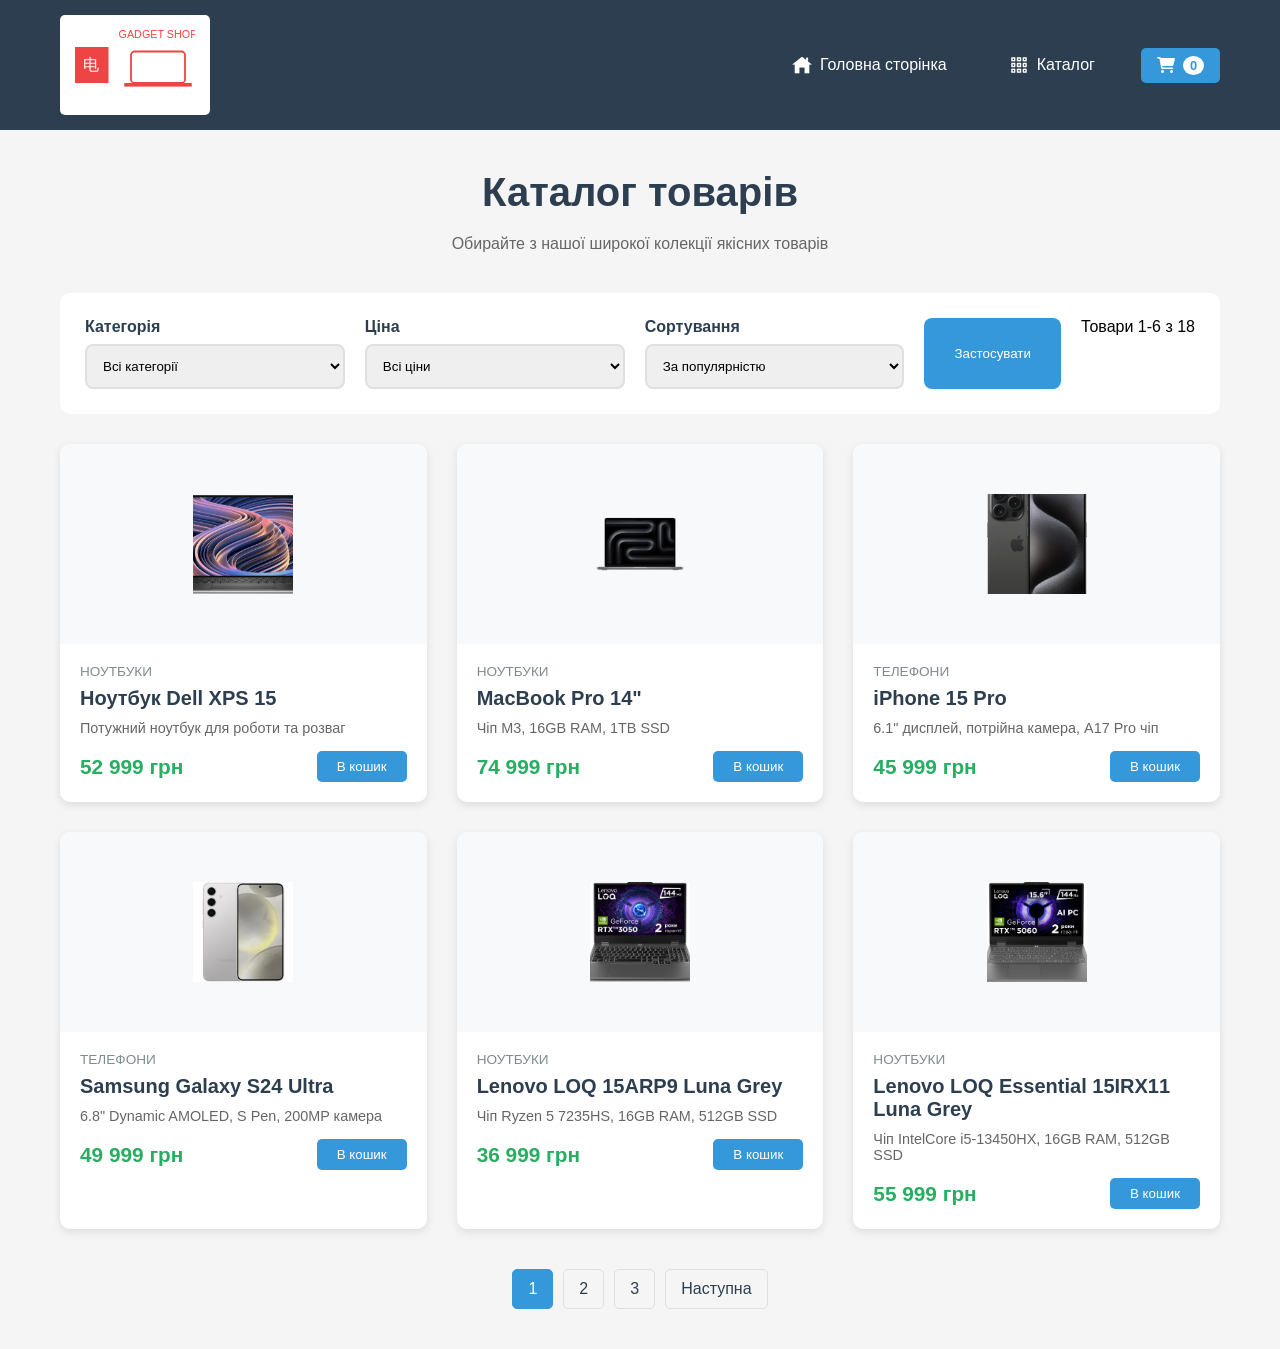
<file: catalog.html>
<!DOCTYPE html>
<html lang="uk">
<head>
    <meta charset="UTF-8">
    <meta name="viewport" content="width=device-width, initial-scale=1.0">
    <title>Каталог товарів | JVCRPT</title>
    <link rel="stylesheet" href="./catalog.css">
    <link rel="stylesheet" href="https://cdnjs.cloudflare.com/ajax/libs/font-awesome/6.0.0/css/all.min.css">
</head>
<body>
    <header class="header">
        <div class="container">
            <div class="header-top">
                <img src="./logoJVCRPT.svg" alt="JVCRPT Logo" class="header-top-logo">

                <nav class="nav">
                    <a href="./index.html" class="nav-link">
                        <img src="./homepage.png" alt="">Головна сторінка
                    </a>
                    <a href="./catalog.html#" class="nav-link">
                        <img src="./pics/catalog.png" alt="">Каталог
                    </a>
                    <button id="cart-icon-btn" class="cart-icon-btn">
                        <i class="fas fa-shopping-cart"></i>
                        <span id="cart-count">0</span>
                    </button>
                </nav>
            </div>
        </div>
    </header>

    <main class="catalogPage">
        <div class="container">
            <h1 class="catalog-title">Каталог товарів</h1>
            <p class="catalog-description">Обирайте з нашої широкої колекції якісних товарів</p>

            <div class="filters">
                <div class="filter-row">
                    <div class="filter-group">
                        <label for="category">Категорія</label>
                        <select id="category" class="filter-select">
                            <option value="all">Всі категорії</option>
                            <option value="laptops">Ноутбуки</option>
                            <option value="phones">Телефони</option>
                            <option value="watches">Годинники</option>
                            <option value="headphones">Навушники</option>
                            <option value="pc">ПК</option>
                        </select>
                    </div>

                    <div class="filter-group">
                        <label for="price">Ціна</label>
                        <select id="price" class="filter-select">
                            <option value="all">Всі ціни</option>
                            <option value="0-5000">до 5000 грн</option>
                            <option value="5000-15000">5000 - 15000 грн</option>
                            <option value="15000-30000">15000 - 30000 грн</option>
                            <option value="30000+">понад 30000 грн</option>
                        </select>
                    </div>

                    <div class="filter-group">
                        <label for="sort">Сортування</label>
                        <select id="sort" class="filter-select">
                            <option value="popular">За популярністю</option>
                            <option value="price-asc">Від дешевих до дорогих</option>
                            <option value="price-desc">Від дорогих до дешевих</option>
                            <option value="new">Новинки</option>
                        </select>
                    </div>

                    <button class="filter-button">Застосувати</button>
                </div>
            </div>

            <div class="products-grid"></div>

            <div class="pagination"></div>
        </div>
    </main>

    <div id="cart-modal" class="cart-modal">
        <div class="cart-content">
            <div class="cart-header">
                <h2>Ваш кошик</h2>
                <button id="close-cart" class="close-cart">&times;</button>
            </div>
            
            <div id="cart-items-container" class="cart-items-container">
                <p class="empty-cart-text">Кошик порожній</p>
            </div>
            
            <div class="cart-footer">
                <div class="total-price-block">
                    <span>Разом:</span>
                    <span id="total-price-sum">0 грн</span>
                </div>
                <button class="order-button">Оформити замовлення</button>
            </div>
        </div>
    </div>

    <script src="catalog.js"></script>
</body>
</html>
</file>
<file: catalog.css>
* {
    margin: 0;
    padding: 0;
    box-sizing: border-box;
}

body {
    font-family: Arial, sans-serif;
    background: #f5f5f5;
}

.container {
    max-width: 1200px;
    margin: 0 auto;
    padding: 0 20px;
}

.header {
    background: #2c3e50;
    padding: 15px 0;
}

.header-top {
    display: flex;
    align-items: center;
    gap: 50px;
    justify-content: space-between;
}

.header-top-logo {
    height: 100px;
    width: 150px;
    background: white;
    padding: 5px 15px;
    border-radius: 5px;
}

.nav {
    display: flex;
    gap: 30px;
    align-items: center;
}

.nav-link {
    color: white;
    text-decoration: none;
    display: flex;
    align-items: center;
    gap: 8px;
    padding: 8px 16px;
}

.nav-link:hover {
    background: #34495e;
    border-radius: 5px;
}

.nav-link img {
    width: 20px;
    height: 20px;
    filter: invert(1);
}

.catalogPage {
    padding: 40px 0;
}

.catalog-title {
    text-align: center;
    font-size: 2.5rem;
    color: #2c3e50;
    margin-bottom: 20px;
}

.catalog-description {
    text-align: center;
    color: #666;
    margin-bottom: 40px;
}

.filters {
    background: white;
    padding: 25px;
    border-radius: 10px;
    margin-bottom: 30px;
}

.filter-row {
    display: flex;
    gap: 20px;
    flex-wrap: wrap;
}

.filter-group {
    flex: 1;
    min-width: 200px;
}

.filter-group label {
    display: block;
    margin-bottom: 8px;
    font-weight: bold;
    color: #2c3e50;
}

.filter-select {
    width: 100%;
    padding: 12px;
    border: 2px solid #e0e0e0;
    border-radius: 8px;
}

.filter-button {
    background: #3498db;
    color: white;
    border: none;
    padding: 12px 30px;
    border-radius: 8px;
    cursor: pointer;
}

.filter-button:hover {
    background: #2980b9;
}

.products-grid {
    display: grid;
    grid-template-columns: repeat(auto-fill, minmax(280px, 1fr));
    gap: 30px;
    margin-bottom: 40px;
}

.product-card {
    background: white;
    border-radius: 10px;
    overflow: hidden;
    box-shadow: 0 3px 10px rgba(0,0,0,0.1);
}

.product-image {
    height: 200px;
    background: #f8f9fa;
    display: flex;
    align-items: center;
    justify-content: center;
}

.product-image svg {
    width: 150px;
    height: 150px;
}

.product-info {
    padding: 20px;
}

.product-category {
    color: #7f8c8d;
    font-size: 0.85rem;
    text-transform: uppercase;
    display: block;
    margin-bottom: 8px;
}

.product-title {
    font-size: 1.25rem;
    color: #2c3e50;
    margin-bottom: 10px;
}

.product-description {
    color: #666;
    font-size: 0.9rem;
    margin-bottom: 15px;
}

.product-price-block {
    display: flex;
    justify-content: space-between;
    align-items: center;
}

.product-price {
    color: #27ae60;
    font-size: 1.3rem;
    font-weight: bold;
}

.product-button {
    background: #3498db;
    color: white;
    border: none;
    padding: 8px 20px;
    border-radius: 5px;
    cursor: pointer;
}

.product-button:hover {
    background: #2980b9;
}

.pagination {
    display: flex;
    justify-content: center;
    gap: 10px;
}

.pagination-link {
    color: #2c3e50;
    text-decoration: none;
    padding: 10px 15px;
    border: 1px solid #e0e0e0;
    border-radius: 5px;
}

.pagination-link:hover {
    background: #f0f0f0;
}

.pagination-link.active {
    background: #3498db;
    color: white;
    border-color: #3498db;
}

img {
    width: 100px;
    height: 100px;
    object-fit: cover; 
}

.cart-icon-btn {
    background: #3498db;
    color: white;
    border: none;
    padding: 8px 16px;
    border-radius: 5px;
    cursor: pointer;
    font-size: 1rem;
    display: flex;
    align-items: center;
    gap: 8px;
}

.cart-icon-btn:hover {
    background: #2980b9;
}

#cart-count {
    background: white;
    color: #3498db;
    border-radius: 50%;
    padding: 2px 7px;
    font-size: 0.8rem;
    font-weight: bold;
}

.cart-modal {
    position: fixed;
    top: 0; right: 0; bottom: 0; left: 0;
    background: rgba(44, 62, 80, 0.6);
    display: flex;
    justify-content: flex-end;
    opacity: 0;
    visibility: hidden;
    transition: 0.3s ease;
    z-index: 1000;
}

.cart-modal.active {
    opacity: 1;
    visibility: visible;
}

.cart-content {
    width: 100%;
    max-width: 400px;
    background: white;
    height: 100%;
    display: flex;
    flex-direction: column;
    box-shadow: -5px 0 15px rgba(0,0,0,0.1);
    transform: translateX(100%);
    transition: 0.3s ease;
}

.cart-modal.active .cart-content {
    transform: translateX(0);
}

.cart-header {
    padding: 20px;
    background: #2c3e50;
    color: white;
    display: flex;
    justify-content: space-between;
    align-items: center;
}

.cart-header h2 {
    font-size: 1.5rem;
}

.close-cart {
    background: none;
    border: none;
    font-size: 32px;
    color: white;
    cursor: pointer;
}

.cart-items-container {
    flex: 1;
    overflow-y: auto;
    padding: 20px;
}

.cart-item {
    display: flex;
    align-items: center;
    gap: 15px;
    margin-bottom: 15px;
    border-bottom: 1px solid #e0e0e0;
    padding-bottom: 15px;
}

.cart-item-img img {
    width: 60px;
    height: 60px;
    object-fit: contain;
    border-radius: 5px;
    background: #f8f9fa;
}

.cart-item-info {
    flex: 1;
}

.cart-item-info h4 {
    font-size: 1rem;
    color: #2c3e50;
    margin-bottom: 5px;
}

.cart-item-price {
    color: #27ae60;
    font-weight: bold;
}

.cart-item-controls {
    display: flex;
    align-items: center;
    gap: 10px;
}

.qty-btn {
    width: 30px;
    height: 30px;
    background: #f0f0f0;
    border: 1px solid #e0e0e0;
    border-radius: 5px;
    cursor: pointer;
    font-weight: bold;
    color: #2c3e50;
}

.qty-btn:hover {
    background: #e0e0e0;
}

.qty-number {
    font-weight: bold;
    color: #2c3e50;
}

.cart-footer {
    padding: 20px;
    border-top: 1px solid #e0e0e0;
    background: #f9f9f9;
}

.total-price-block {
    display: flex;
    justify-content: space-between;
    font-size: 1.25rem;
    font-weight: bold;
    color: #2c3e50;
    margin-bottom: 15px;
}

#total-price-sum {
    color: #27ae60;
}

.order-button {
    width: 100%;
    background: #27ae60;
    color: white;
    padding: 12px;
    border: none;
    border-radius: 8px;
    font-size: 1rem;
    font-weight: bold;
    cursor: pointer;
}

.order-button:hover {
    background: #219653;
}

.empty-cart-text {
    text-align: center;
    color: #666;
    margin-top: 40px;
    font-size: 1.1rem;
}
</file>
